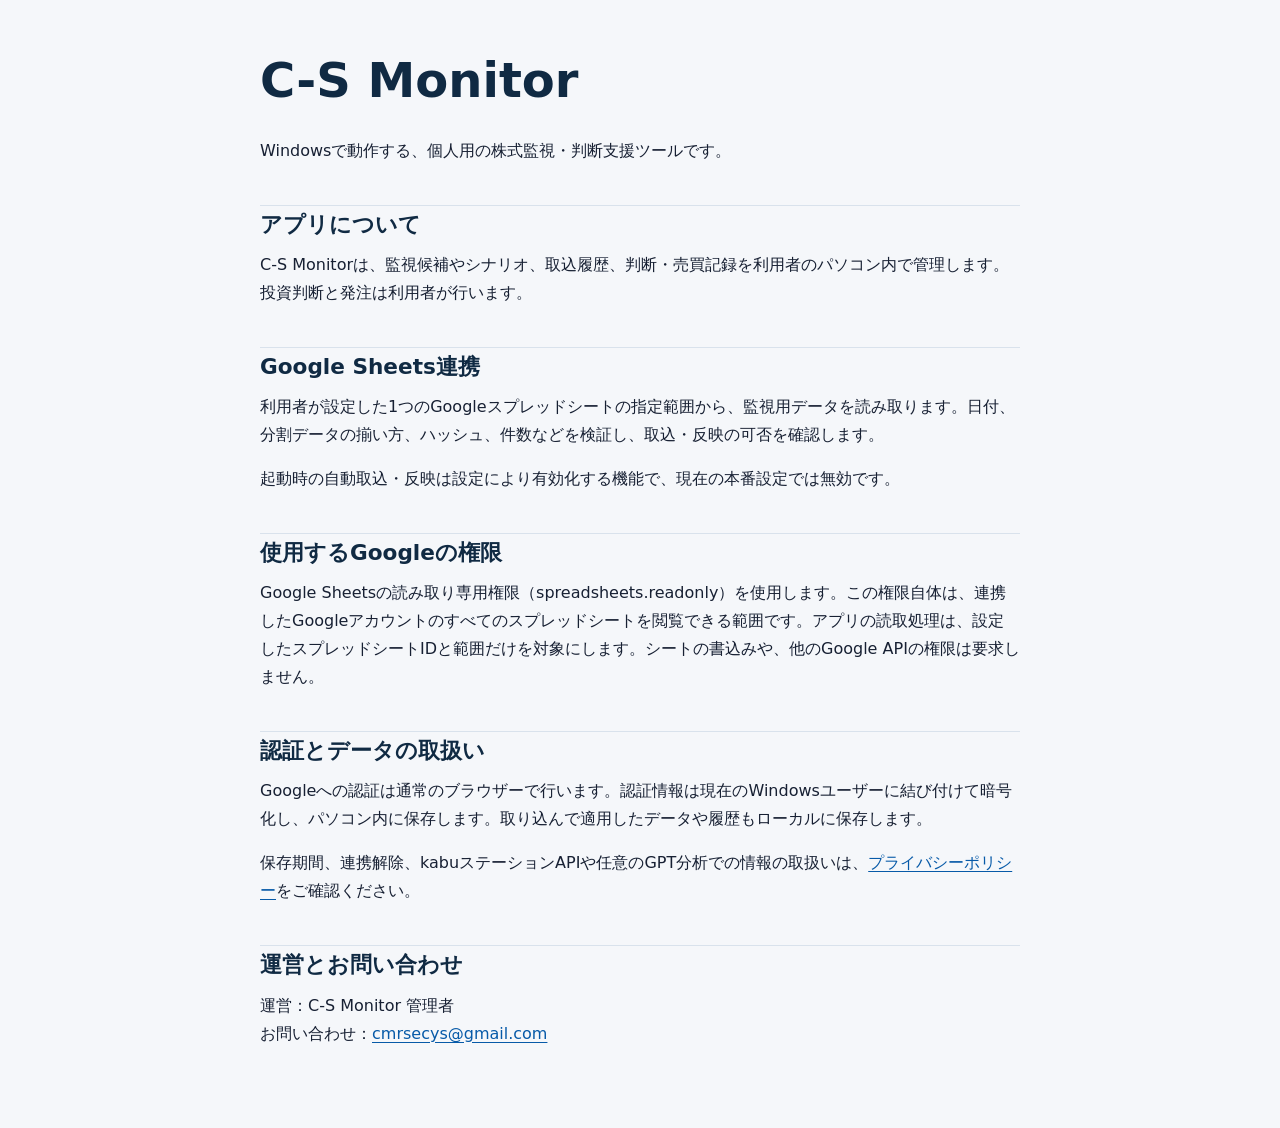
<file: index.html>
<!doctype html>
<html lang="ja">
<head>
  <meta charset="utf-8">
  <meta name="viewport" content="width=device-width, initial-scale=1">
  <meta name="description" content="個人用の株式監視・判断支援ツール C-S Monitor の説明ページです。">
  <title>C-S Monitor</title>
  <link rel="stylesheet" href="./style.css">
</head>
<body>
<main>
  <h1>C-S Monitor</h1>
  <p>Windowsで動作する、個人用の株式監視・判断支援ツールです。</p>

  <h2>アプリについて</h2>
  <p>C-S Monitorは、監視候補やシナリオ、取込履歴、判断・売買記録を利用者のパソコン内で管理します。投資判断と発注は利用者が行います。</p>

  <h2>Google Sheets連携</h2>
  <p>利用者が設定した1つのGoogleスプレッドシートの指定範囲から、監視用データを読み取ります。日付、分割データの揃い方、ハッシュ、件数などを検証し、取込・反映の可否を確認します。</p>
  <p>起動時の自動取込・反映は設定により有効化する機能で、現在の本番設定では無効です。</p>

  <h2>使用するGoogleの権限</h2>
  <p>Google Sheetsの読み取り専用権限（spreadsheets.readonly）を使用します。この権限自体は、連携したGoogleアカウントのすべてのスプレッドシートを閲覧できる範囲です。アプリの読取処理は、設定したスプレッドシートIDと範囲だけを対象にします。シートの書込みや、他のGoogle APIの権限は要求しません。</p>

  <h2>認証とデータの取扱い</h2>
  <p>Googleへの認証は通常のブラウザーで行います。認証情報は現在のWindowsユーザーに結び付けて暗号化し、パソコン内に保存します。取り込んで適用したデータや履歴もローカルに保存します。</p>
  <p>保存期間、連携解除、kabuステーションAPIや任意のGPT分析での情報の取扱いは、<a href="./privacy.html">プライバシーポリシー</a>をご確認ください。</p>

  <h2>運営とお問い合わせ</h2>
  <p>運営：C-S Monitor 管理者<br>お問い合わせ：<a href="mailto:cmrsecys@gmail.com">cmrsecys@gmail.com</a></p>
</main>
</body>
</html>
</file>
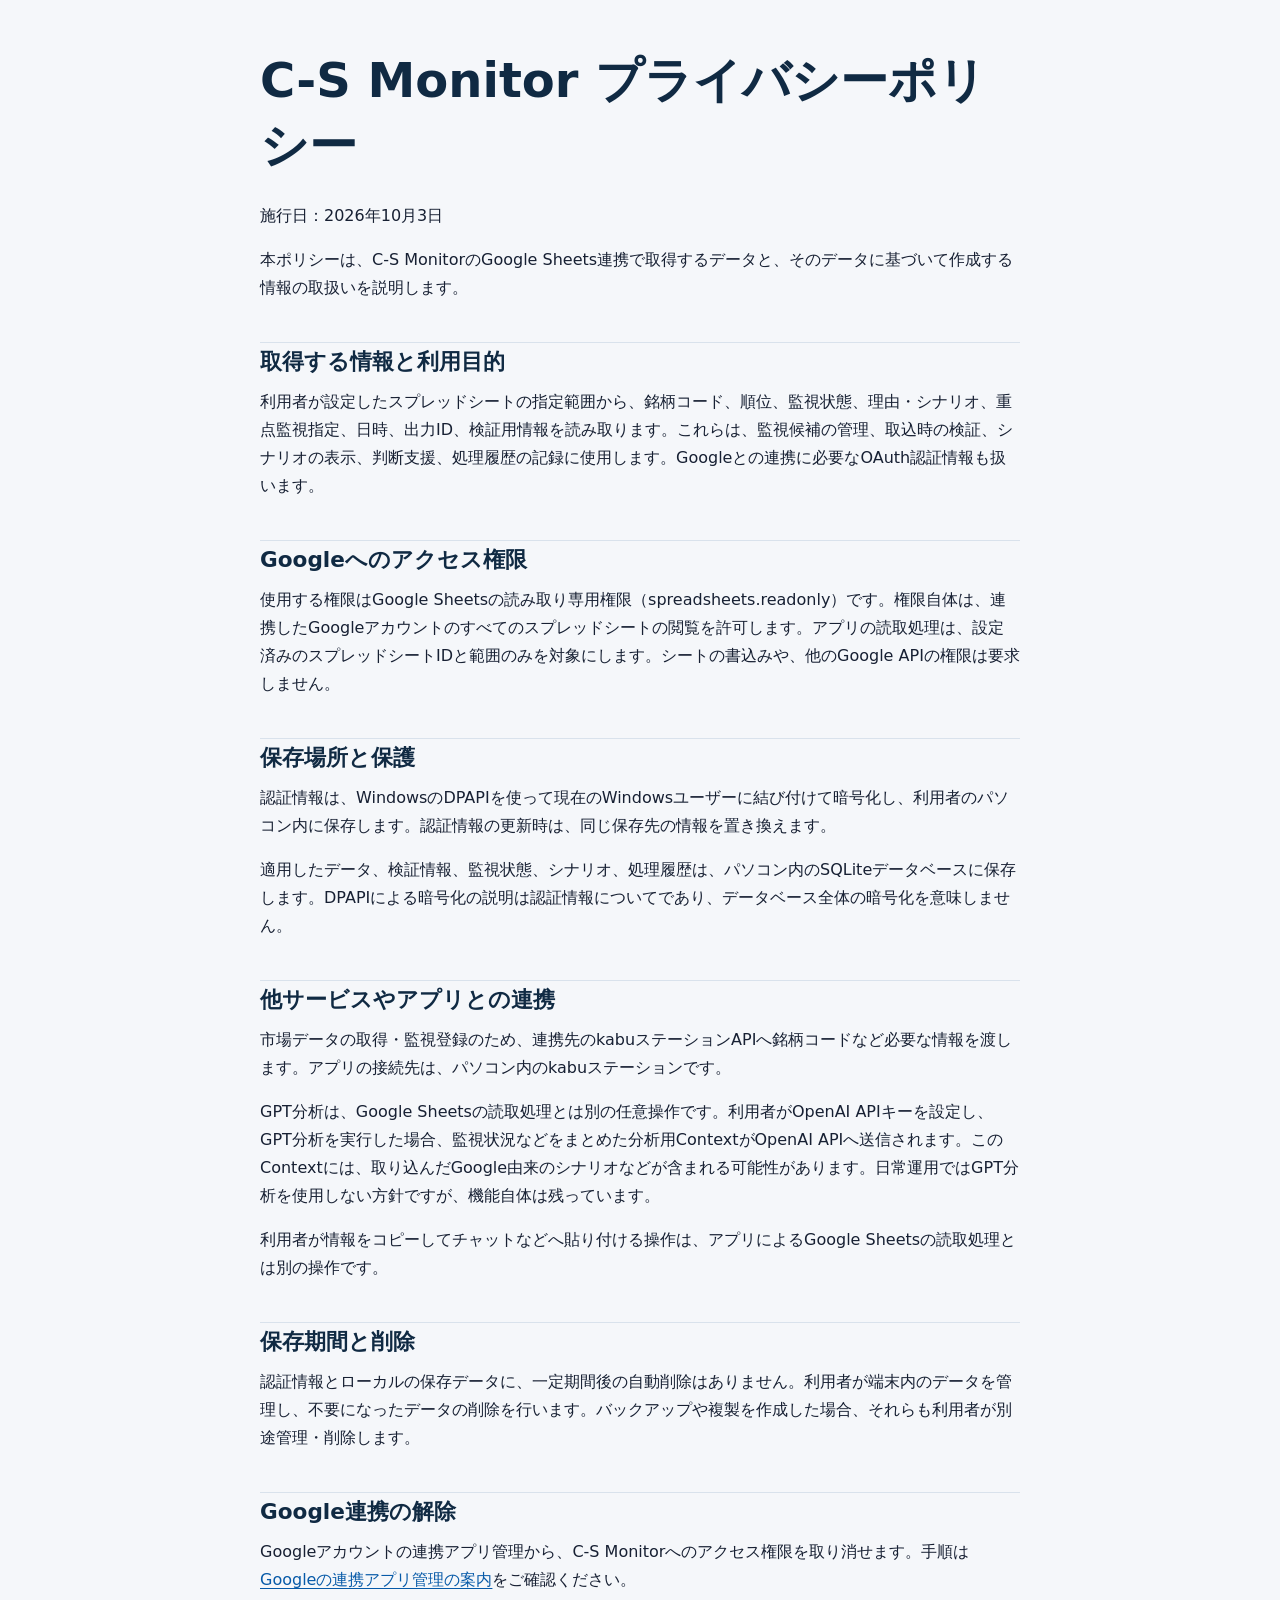
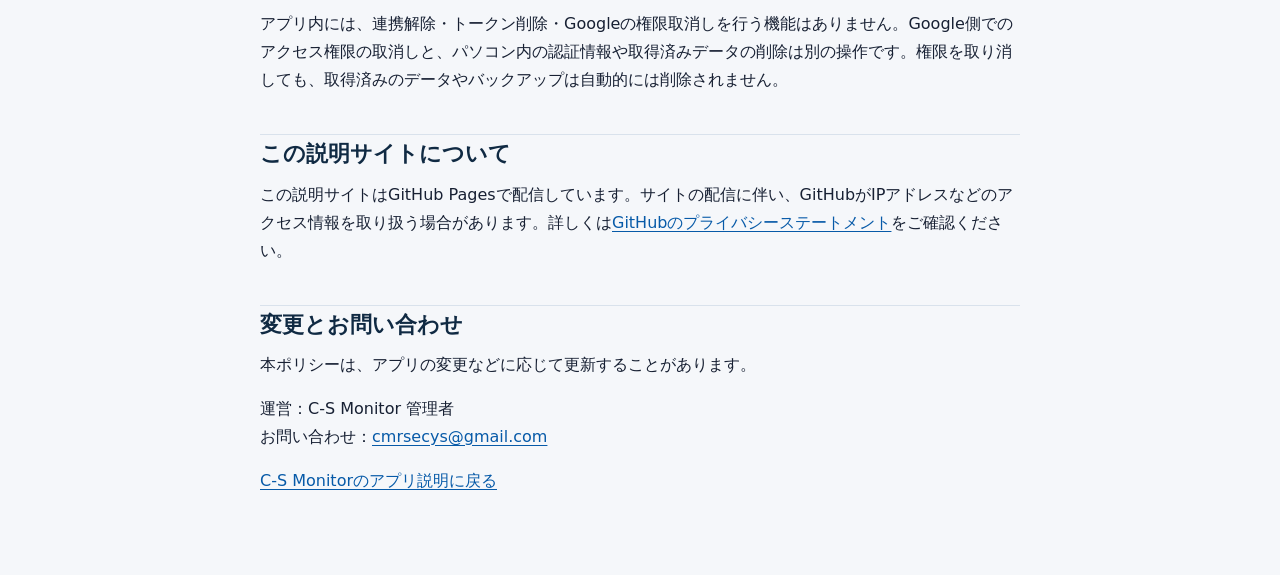
<file: privacy.html>
<!doctype html>
<html lang="ja">
<head>
  <meta charset="utf-8">
  <meta name="viewport" content="width=device-width, initial-scale=1">
  <meta name="description" content="C-S Monitor のプライバシーポリシーです。">
  <title>C-S Monitor プライバシーポリシー</title>
  <link rel="stylesheet" href="./style.css">
</head>
<body>
<main>
  <h1>C-S Monitor プライバシーポリシー</h1>
  <p>施行日：2026年10月3日</p>
  <p>本ポリシーは、C-S MonitorのGoogle Sheets連携で取得するデータと、そのデータに基づいて作成する情報の取扱いを説明します。</p>

  <h2>取得する情報と利用目的</h2>
  <p>利用者が設定したスプレッドシートの指定範囲から、銘柄コード、順位、監視状態、理由・シナリオ、重点監視指定、日時、出力ID、検証用情報を読み取ります。これらは、監視候補の管理、取込時の検証、シナリオの表示、判断支援、処理履歴の記録に使用します。Googleとの連携に必要なOAuth認証情報も扱います。</p>

  <h2>Googleへのアクセス権限</h2>
  <p>使用する権限はGoogle Sheetsの読み取り専用権限（spreadsheets.readonly）です。権限自体は、連携したGoogleアカウントのすべてのスプレッドシートの閲覧を許可します。アプリの読取処理は、設定済みのスプレッドシートIDと範囲のみを対象にします。シートの書込みや、他のGoogle APIの権限は要求しません。</p>

  <h2>保存場所と保護</h2>
  <p>認証情報は、WindowsのDPAPIを使って現在のWindowsユーザーに結び付けて暗号化し、利用者のパソコン内に保存します。認証情報の更新時は、同じ保存先の情報を置き換えます。</p>
  <p>適用したデータ、検証情報、監視状態、シナリオ、処理履歴は、パソコン内のSQLiteデータベースに保存します。DPAPIによる暗号化の説明は認証情報についてであり、データベース全体の暗号化を意味しません。</p>

  <h2>他サービスやアプリとの連携</h2>
  <p>市場データの取得・監視登録のため、連携先のkabuステーションAPIへ銘柄コードなど必要な情報を渡します。アプリの接続先は、パソコン内のkabuステーションです。</p>
  <p>GPT分析は、Google Sheetsの読取処理とは別の任意操作です。利用者がOpenAI APIキーを設定し、GPT分析を実行した場合、監視状況などをまとめた分析用ContextがOpenAI APIへ送信されます。このContextには、取り込んだGoogle由来のシナリオなどが含まれる可能性があります。日常運用ではGPT分析を使用しない方針ですが、機能自体は残っています。</p>
  <p>利用者が情報をコピーしてチャットなどへ貼り付ける操作は、アプリによるGoogle Sheetsの読取処理とは別の操作です。</p>

  <h2>保存期間と削除</h2>
  <p>認証情報とローカルの保存データに、一定期間後の自動削除はありません。利用者が端末内のデータを管理し、不要になったデータの削除を行います。バックアップや複製を作成した場合、それらも利用者が別途管理・削除します。</p>

  <h2>Google連携の解除</h2>
  <p>Googleアカウントの連携アプリ管理から、C-S Monitorへのアクセス権限を取り消せます。手順は<a href="https://support.google.com/accounts/answer/13533235?hl=ja">Googleの連携アプリ管理の案内</a>をご確認ください。</p>
  <p>アプリ内には、連携解除・トークン削除・Googleの権限取消しを行う機能はありません。Google側でのアクセス権限の取消しと、パソコン内の認証情報や取得済みデータの削除は別の操作です。権限を取り消しても、取得済みのデータやバックアップは自動的には削除されません。</p>

  <h2>この説明サイトについて</h2>
  <p>この説明サイトはGitHub Pagesで配信しています。サイトの配信に伴い、GitHubがIPアドレスなどのアクセス情報を取り扱う場合があります。詳しくは<a href="https://docs.github.com/en/site-policy/privacy-policies/github-general-privacy-statement">GitHubのプライバシーステートメント</a>をご確認ください。</p>

  <h2>変更とお問い合わせ</h2>
  <p>本ポリシーは、アプリの変更などに応じて更新することがあります。</p>
  <p>運営：C-S Monitor 管理者<br>お問い合わせ：<a href="mailto:cmrsecys@gmail.com">cmrsecys@gmail.com</a></p>
  <p><a href="./index.html">C-S Monitorのアプリ説明に戻る</a></p>
</main>
</body>
</html>
</file>
<file: style.css>
:root {
  color-scheme: light;
  font-family: system-ui, -apple-system, "Segoe UI", sans-serif;
  font-size: 16px;
  line-height: 1.75;
  color: #172033;
  background: #f5f7fa;
}

* {
  box-sizing: border-box;
}

body {
  margin: 0;
}

main {
  width: min(100% - 2rem, 760px);
  margin: 0 auto;
  padding: 3rem 0 4rem;
}

h1,
h2 {
  line-height: 1.35;
  color: #102a43;
}

h1 {
  margin: 0 0 1.5rem;
  font-size: clamp(2rem, 7vw, 3rem);
}

h2 {
  margin: 2.5rem 0 0.75rem;
  padding-top: 0.25rem;
  border-top: 1px solid #d9e2ec;
  font-size: 1.35rem;
}

p {
  margin: 0 0 1rem;
}

a {
  color: #075aa8;
  text-underline-offset: 0.18em;
}

a:focus-visible {
  outline: 3px solid #f0b429;
  outline-offset: 3px;
}

@media (max-width: 480px) {
  main {
    width: min(100% - 1.25rem, 760px);
    padding-top: 2rem;
  }
}
</file>
